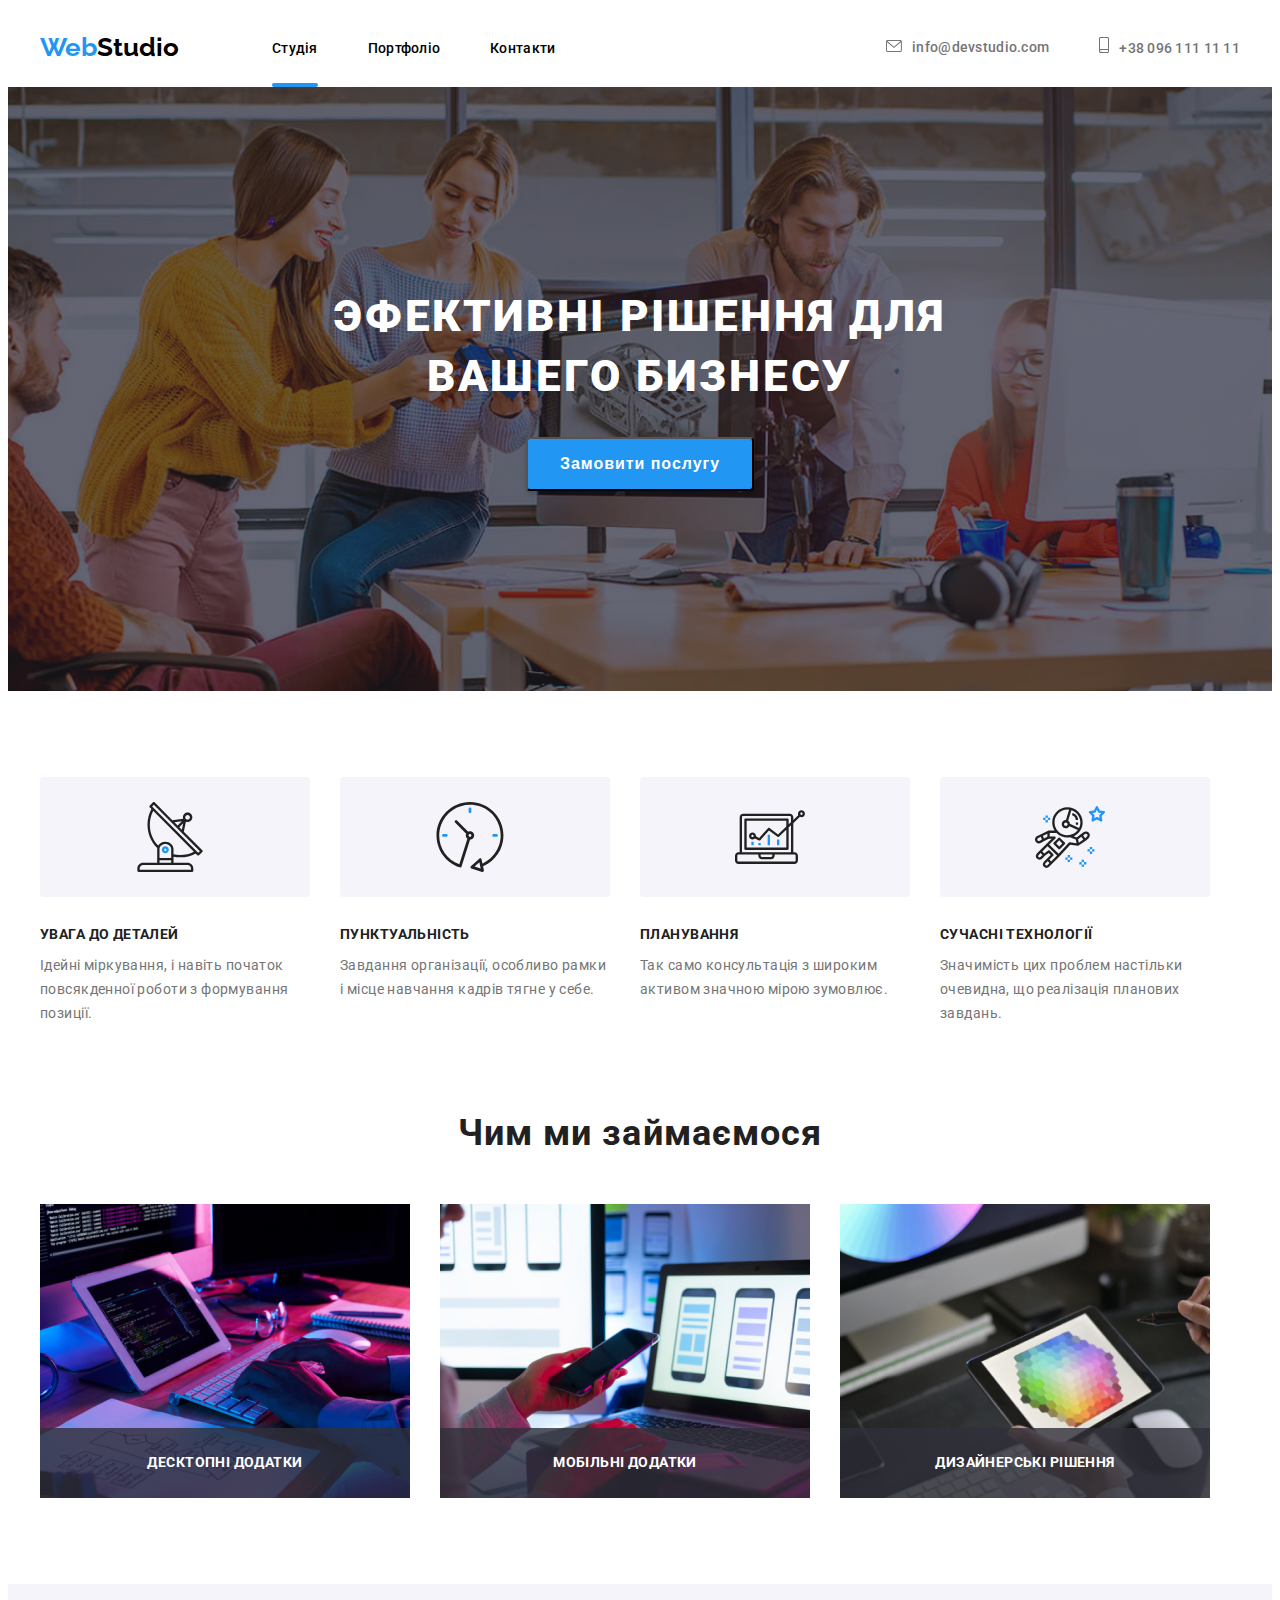
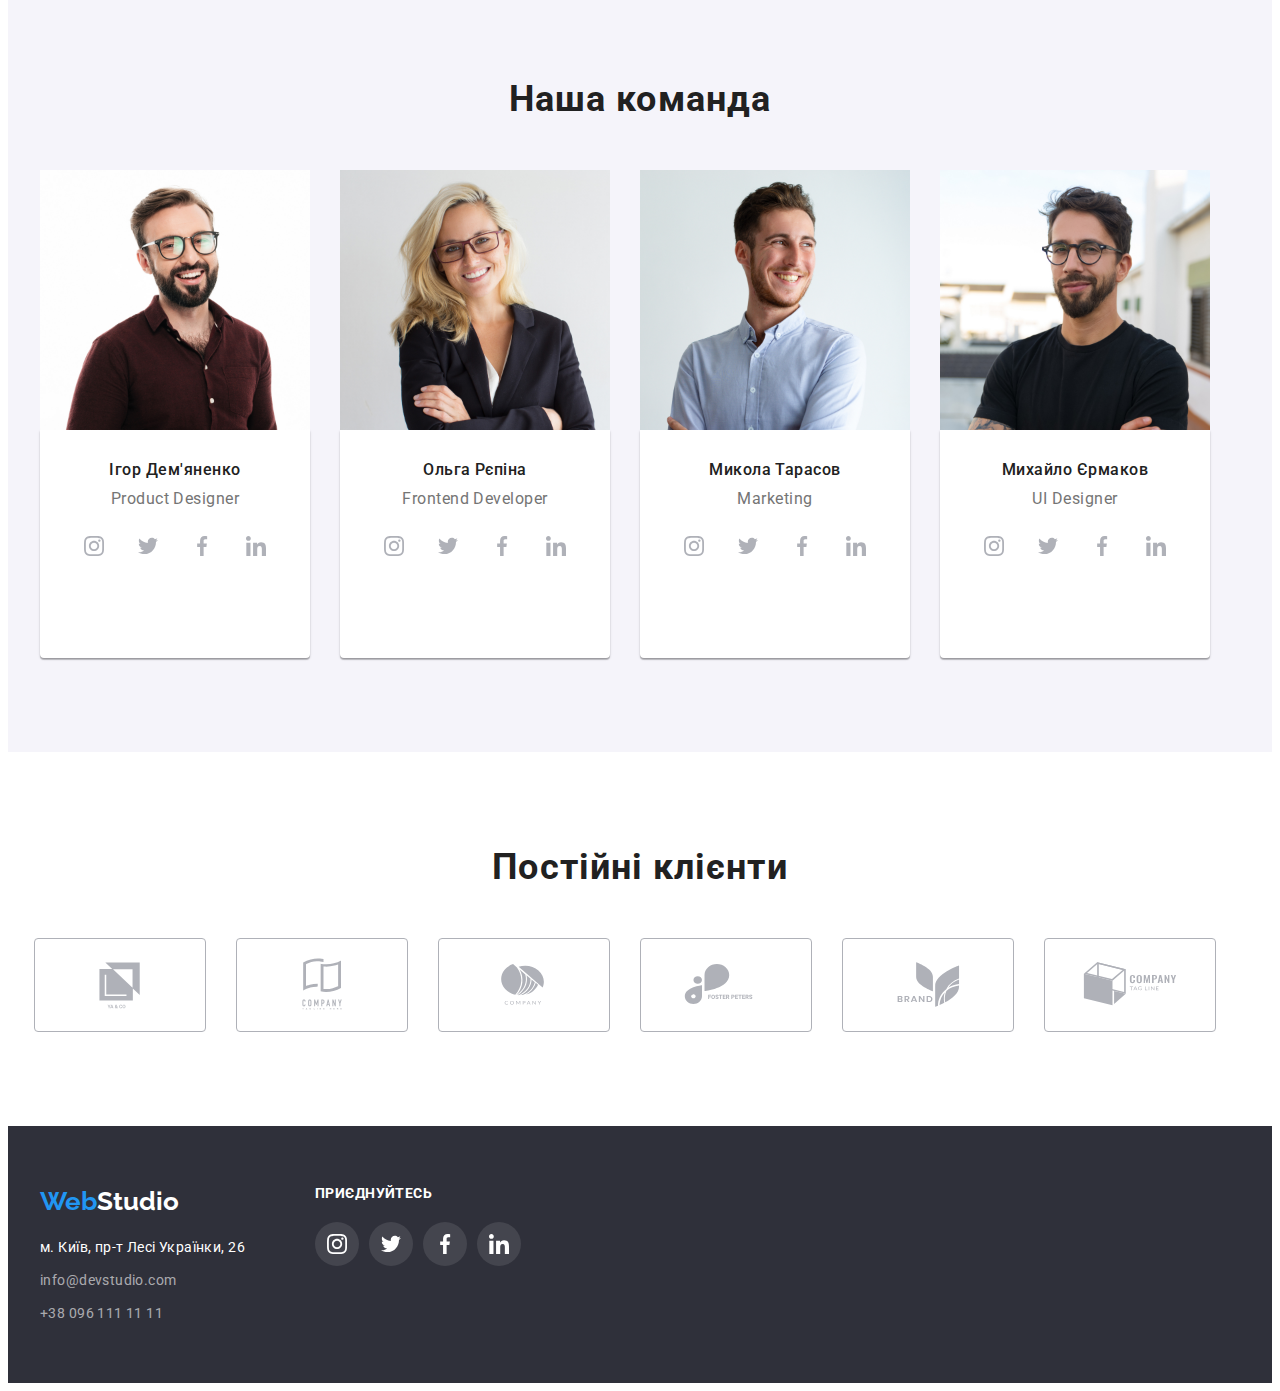
<file: index.html>
<!DOCTYPE html>
<html lang="en">
<head>
    <meta charset="UTF-8">
    <meta http-equiv="X-UA-Compatible" content="IE=edge">
    <meta name="viewport" content="width=device-width, initial-scale=1.0">
    <title>Студия</title>
    <link rel="preconnect" href="https://fonts.googleapis.com">
    <link rel="preconnect" href="https://fonts.gstatic.com" crossorigin>
    <link href="https://fonts.googleapis.com/css2?family=Raleway:wght@700&family=Roboto:wght@400;500;700;900&display=swap"
        rel="stylesheet">
    <link rel="stylesheet" href="https://cdnjs.cloudflare.com/ajax/libs/modern-normalize/1.1.0/modern-normalize.min.css" integrity="sha512-wpPYUAdjBVSE4KJnH1VR1HeZfpl1ub8YT/NKx4PuQ5NmX2tKuGu6U/JRp5y+Y8XG2tV+wKQpNHVUX03MfMFn9Q==" crossorigin="anonymous" referrerpolicy="no-referrer">
    <link rel="stylesheet" href="./css/styles.css">
</head>
<body>
    <header class="header">
        <div class="container">
        <nav class="header-nav">
            <a href=""class="logo link"><span class="logo-web">Web</span>Studio</a>
            <ul class="header-list list">
                <li class="header-item"> <a href=""class="header-link-st link">Студія</a></li>
                <li class="header-item"> <a href="./portfolio.html"class="header-link link">Портфоліо</a></li>
                <li class="header-item"> <a href=""class="header-link link">Контакти</a></li>
            </ul>
           <ul class="header-address list">
            <li class="header-item">
                <a href= "info@devstudio.com" class="header-mail link"><svg class="caption-address-icon" width="16" height="12">
                    <use href="./images/icons.svg#icon-envelope"></use>
                </svg>info@devstudio.com</a></li>
            <li class="header-item">
                <a href="tel:+380961111111" class="header-tel link"><svg class="caption-address-icon" width="10" height="16">
                    <use href="./images/icons.svg#icon-smartphone"></use>
                </svg>+38 096 111 11 11</a> </li>
           </ul>
        </nav>
        </div>
      </header>
    <main>
        <section class="title">
        <div class="container">
            <h1 class="section-title">Эфективні рішення для вашего бизнесу</h1>
            <button type="button" class="section-btn"data-modal-open>Замовити послугу</button>
        </div>
        </section>
        <section class="after-hero">
            <div class="container">
        <ul class="section-after-hero list">
            <li class="section-sub-text">
                <div class="icon-section-sub">
                    <svg class="caption-address-icon" width="70" height="70">
                        <use href="./images/icons.svg#icon-antenna-1"></use>
                    </svg>
                </div>
                <h3 class="section-subtitle"> Увага до деталей</h3>
                <p class="section-text">Ідейні міркування, і навіть початок повсякденної роботи з формування позиції.</p>
            </li>
            <li class="section-sub-text">
                <div class="icon-section-sub">
                    <svg class="caption-address-icon" width="70" height="70">
                        <use href="./images/icons.svg#icon-clock-1"></use>
                    </svg>
                </div>
                <h3 class="section-subtitle">Пунктуальність</h3>
                <p class="section-text">Завдання організації, особливо рамки і місце навчання кадрів тягне у себе.</p>
            </li>
            <li class="section-sub-text">
                <div class="icon-section-sub">
                    <svg class="caption-address-icon" width="70" height="70">
                        <use href="./images/icons.svg#icon-diagram-1-1"></use>
                    </svg>
                </div>
                <h3 class="section-subtitle">Планування</h3>
                <p class="section-text">Так само консультація з широким активом значною мірою зумовлює.</p>
            </li>
            <li class="section-sub-text">
                <div class="icon-section-sub">
                    <svg class="caption-address-icon" width="70" height="70">
                        <use href="./images/icons.svg#icon-astronaut-1-1"></use>
                    </svg>
                </div>
                <h3 class="section-subtitle">Сучасні технології</h3>
                <p class="section-text">Значимість цих проблем настільки очевидна, що реалізація планових завдань.</p>
            </li>
        </ul>
        </div>
        </section>
        <section class="section-container">
            <div class="container">
            <h2 class="caption">Чим ми займаємося</h2>
             <ul class="caption-foto list">
                <li class="box-foto"><div><img src="./images/box1.jpg" alt="фото cхема" width="370" height="294">
                <p class="text-on">Десктопні додатки</p></div></li>
                <li class="box-foto"><div><img src="./images/box2.jpg" alt="фото проєкция" width="370" height="294">
                <p class="text-on">Мобільні додатки</p></div></li>
                <li class="box-foto"><div><img src="./images/box3.jpg" alt="фото планшет сота" width="370" height="294">
                <p class="text-on">Дизайнерські рішення</p></div></li>
            </ul>
            </div>
        </section>
        <section class="section-team">
            <div class="container">
            <h2 class="caption">Наша команда</h2>
            <ul class="section-team-foto list">
                <li class="team-foto"> <img src="./images/demyanenko.jpg" alt="Фото специалиста" width="270" height="260">
                    <div class="caption-block"><h3 class="caption-name">Ігор Дем'яненко</h3>
                    <p class="caption-work">Product Designer</p>
                <ul class="caption-soc list">
                    <li class="caption-soc-item">
                        <a href="" class="caption-soc-link link">
                            <svg class="caption-soc-icon"  width="20" height="20" >
                                <use href="./images/icons.svg#icon-instagram-2"></use>
                            </svg>
                        </a>
                    </li>
                    <li class="caption-soc-item">
                        <a href="" class="caption-soc-link link">
                            <svg class="caption-soc-icon" width="20" height="20">
                                <use href="./images/icons.svg#icon-twitter-1"></use>
                            </svg> </a>
                    </li>
                    <li class="caption-soc-item">
                        <a href="" class="caption-soc-link link">
                        <svg class="caption-soc-icon" width="20" height="20">
                            <use href="./images/icons.svg#icon-facebook-1"></use>
                        </svg> </a>
                    </li>
                    <li class="caption-soc-item">
                        <a href="" class="caption-soc-link link">
                        <svg class="caption-soc-icon" width="20" height="20">
                            <use href="./images/icons.svg#icon-linkedin-1"></use>
                        </svg> </a>
                    </li>
                </ul></div>
                </li>
                <li class="team-foto"> <img src="./images/repina.jpg" alt="Фото специалиста" width="270" height="260">
                    <div class="caption-block"><h3 class="caption-name">Ольга Рєпіна</h3>
                    <p class="caption-work">Frontend Developer</p>
                <ul class="caption-soc list">
                    <li class="caption-soc-item">
                        <a href="" class="caption-soc-link link">
                            <svg class="caption-soc-icon" width="20" height="20">
                                <use href="./images/icons.svg#icon-instagram-2"></use>
                            </svg>
                        </a>
                    </li>
                    <li class="caption-soc-item">
                        <a href="" class="caption-soc-link link">
                            <svg class="caption-soc-icon" width="20" height="20">
                                <use href="./images/icons.svg#icon-twitter-1"></use>
                            </svg> </a>
                    </li>
                    <li class="caption-soc-item">
                        <a href="" class="caption-soc-link link">
                            <svg class="caption-soc-icon" width="20" height="20">
                                <use href="./images/icons.svg#icon-facebook-1"></use>
                            </svg> </a>
                    </li>
                    <li class="caption-soc-item">
                        <a href="" class="caption-soc-link link">
                            <svg class="caption-soc-icon" width="20" height="20">
                                <use href="./images/icons.svg#icon-linkedin-1"></use>
                            </svg> </a>
                    </li>
                </ul></div>
                </li>

                <li class="team-foto"> <img src="./images/tarasov.jpg" alt="Фото специалиста" width="270" height="260">
                    <div class="caption-block"><h3 class="caption-name">Микола Тарасов </h3>
                    <p class="caption-work">Marketing</p>
                <ul class="caption-soc list">
                    <li class="caption-soc-item">
                        <a href="" class="caption-soc-link link">
                            <svg class="caption-soc-icon" width="20" height="20">
                                <use href="./images/icons.svg#icon-instagram-2"></use>
                            </svg>
                        </a>
                    </li>
                    <li class="caption-soc-item">
                        <a href="" class="caption-soc-link link">
                            <svg class="caption-soc-icon" width="20" height="20">
                                <use href="./images/icons.svg#icon-twitter-1"></use>
                            </svg> </a>
                    </li>
                    <li class="caption-soc-item">
                        <a href="" class="caption-soc-link link">
                            <svg class="caption-soc-icon" width="20" height="20">
                                <use href="./images/icons.svg#icon-facebook-1"></use>
                            </svg> </a>
                    </li>
                    <li class="caption-soc-item">
                        <a href="" class="caption-soc-link link">
                            <svg class="caption-soc-icon" width="20" height="20">
                                <use href="./images/icons.svg#icon-linkedin-1"></use>
                            </svg> </a>
                    </li>
                </ul> </div>
                </li>
                <li class="team-foto"> <img src="./images/yermakov.jpg" alt="Фото специалиста" width="270" height="260">
                <div class="caption-block"><h3 class="caption-name">Михайло Єрмаков </h3>
                <p class="caption-work">UI Designer</p>
            <ul class="caption-soc list">
                <li class="caption-soc-item">
                    <a href="" class="caption-soc-link link">
                        <svg class="caption-soc-icon" width="20" height="20">
                            <use href="./images/icons.svg#icon-instagram-2"></use>
                        </svg>
                    </a>
                </li>
                <li class="caption-soc-item">
                    <a href="" class="caption-soc-link link">
                        <svg class="caption-soc-icon" width="20" height="20">
                            <use href="./images/icons.svg#icon-twitter-1"></use>
                        </svg> </a>
                </li>
                <li class="caption-soc-item">
                    <a href="" class="caption-soc-link link">
                        <svg class="caption-soc-icon" width="20" height="20">
                            <use href="./images/icons.svg#icon-facebook-1"></use>
                        </svg> </a>
                </li>
                <li class="caption-soc-item">
                    <a href="" class="caption-soc-link link">
                        <svg class="caption-soc-icon" width="20" height="20">
                            <use href="./images/icons.svg#icon-linkedin-1"></use>
                        </svg> </a>
                </li>
            </ul></div>
                </li>
            </ul>
            </div>
            </section>
                        <div class="const-client">
                        <h2 class="caption">Постійні клієнти</h2>
                        <ul class="const list">
                            <li class="const-li">
                                <a href="" class="const-link link">
                                    <svg class="icon-const-client" width="105" height="60">
                                        <use href="./images/icons.svg#icon-Logo"></use>
                                    </svg> </a>
                            </li>
                            <li class="const-li">
                                <a href="" class="const-link link">
                                    <svg class="icon-const-client" width="105" height="60">
                                        <use href="./images/icons.svg#icon-Logo-1"></use>
                                    </svg> </a>
                            </li>
                            <li class="const-li">
                                <a href="" class="const-link link">
                                    <svg class="icon-const-client" width="105" height="60">
                                        <use href="./images/icons.svg#icon-Logo-2"></use>
                                    </svg> </a>
                            </li>
                            <li class="const-li">
                                <a href="" class="const-link link">
                                    <svg class="icon-const-client" width="105" height="60">
                                        <use href="./images/icons.svg#icon-Logo-3"></use>
                                    </svg> </a>
                            </li>
                            <li class="const-li">
                                <a href="" class="const-link link">
                                    <svg class="icon-const-client" width="105" height="60">
                                        <use href="./images/icons.svg#icon-Logo-4"></use>
                                    </svg> </a>
                            </li>
                            <li class="const-li">
                                <a href="" class="const-link link">
                                    <svg class="icon-const-client" width="105" height="60">
                                        <use href="./images/icons.svg#icon-Logo-5"></use>
                                    </svg> </a>
                            </li>
                        </ul> 
                        </div>
            
    </main>
    <footer class="footer">
        <div class="container">
            <div class="footer-tab"> 
            <section class="footer-left" >
        <a href=""class="logo-footer link"><span class="logo-web">Web</span>Studio</a>
        <address>
            <div class="adress-block">
            <p class="footer-address">м. Київ, пр-т Лесі Українки, 26</p>
            <ul class="footer-directed list">
                <li><a href="mailto:info@devstudio.com" class="footer-mail link">info@devstudio.com</li>
                <li><a href="tel:+380961111111" class="footer-tel link">+38 096 111 11 11</a> </li>
            </ul>
            </div>
        </address>
        </section>
        <div class="footer-right">
            <h3 class="right-big">приєднуйтесь</h3>
            <ul class="caption-soc list">
                <li class="footer-soc-item">
                    <a href="" class="footer-soc-link link">
                        <svg class="footer-soc-icon" width="20" height="20">
                            <use href="./images/icons.svg#icon-instagram-2"></use>
                        </svg>
                    </a>
                </li>
                <li class="footer-soc-item">
                    <a href="" class="footer-soc-link link">
                        <svg class="footer-soc-icon" width="20" height="20">
                            <use href="./images/icons.svg#icon-twitter-1"></use>
                        </svg> </a>
                </li>
                <li class="footer-soc-item">
                    <a href="" class="footer-soc-link link">
                        <svg class="footer-soc-icon" width="20" height="20">
                            <use href="./images/icons.svg#icon-facebook-1"></use>
                        </svg> </a>
                </li>
                <li class="footer-soc-item">
                    <a href="" class="footer-soc-link link">
                        <svg class="footer-soc-icon" width="20" height="20">
                            <use href="./images/icons.svg#icon-linkedin-1"></use>
                        </svg> </a>
                </li>
            </ul>
            </div>
        </div>
    </footer>
    <div class="backdrop is-hidden"data-modal>
        <div class="modal">
            <button type="button" class="modal-close"data-modal-close><svg class="modal-close-icon" width="18" height="18">
                <use href="./images/icons.svg#icon-close-black-18dp-2-1"></use>
            </svg></button>
        </div>
    </div>
    <script src="./js/modal.js"></script>
</body>
</html>
</file>
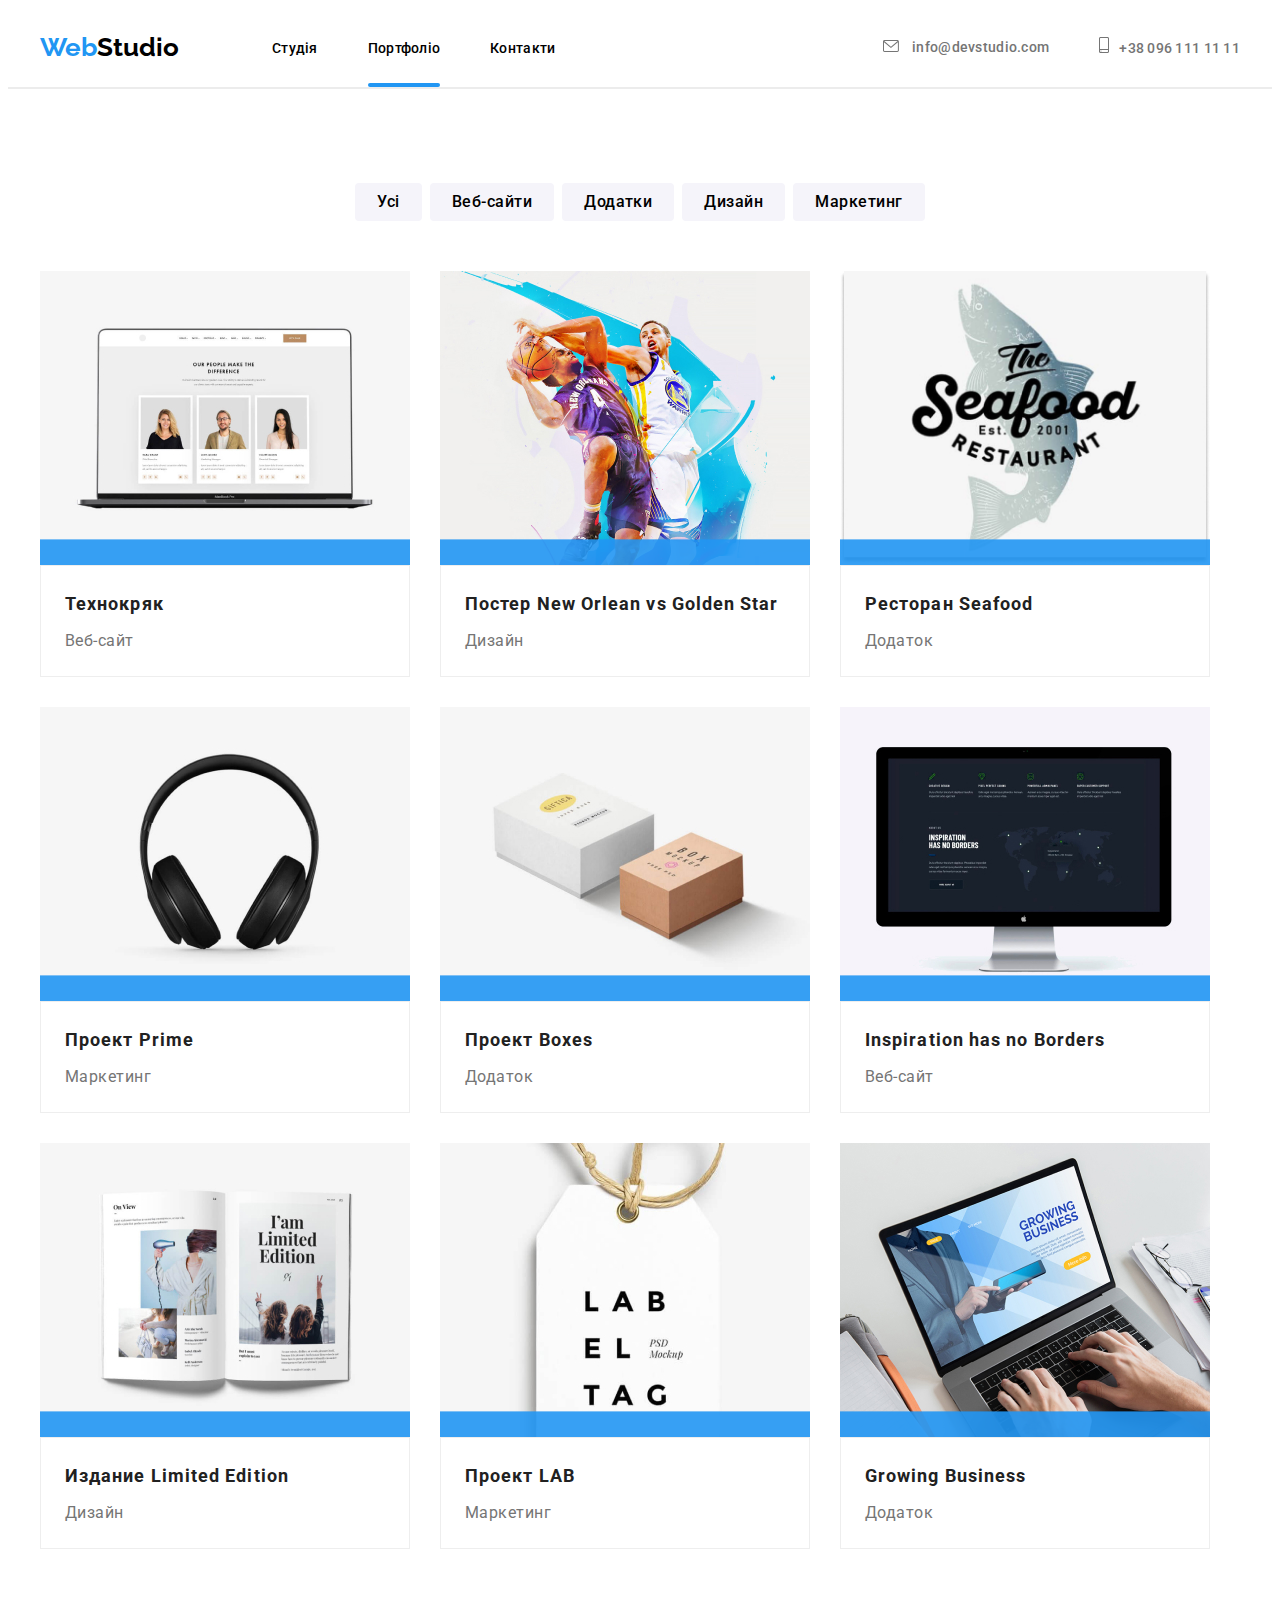
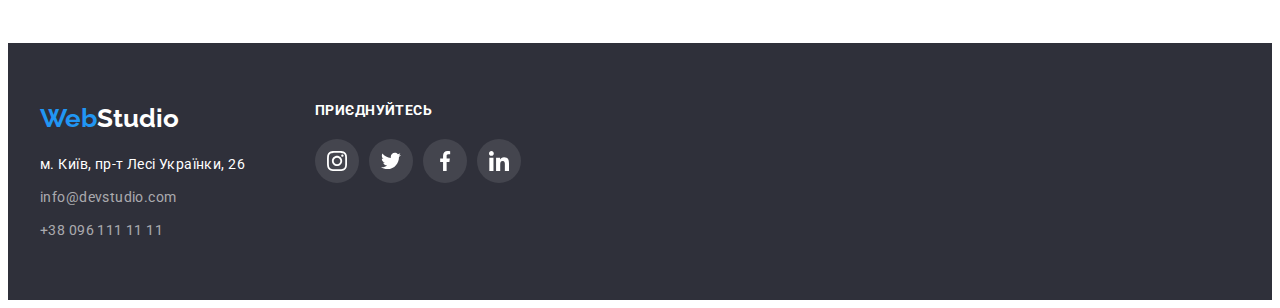
<file: portfolio.html>
<!DOCTYPE html>
<html lang="en">
<head>
    <meta charset="UTF-8">
    <meta http-equiv="X-UA-Compatible" content="IE=edge">
    <meta name="viewport" content="width=device-width, initial-scale=1.0">
    <title>Портфолио</title>
    <link rel="preconnect" href="https://fonts.googleapis.com">
    <link rel="preconnect" href="https://fonts.gstatic.com" crossorigin>
    <link href="https://fonts.googleapis.com/css2?family=Raleway:wght@700&family=Roboto:wght@400;500;700;900&display=swap"
        rel="stylesheet">
    <link rel="stylesheet" href="https://cdnjs.cloudflare.com/ajax/libs/modern-normalize/1.1.0/modern-normalize.min.css" integrity="sha512-wpPYUAdjBVSE4KJnH1VR1HeZfpl1ub8YT/NKx4PuQ5NmX2tKuGu6U/JRp5y+Y8XG2tV+wKQpNHVUX03MfMFn9Q==" crossorigin="anonymous" referrerpolicy="no-referrer">
    <link rel="stylesheet" href="./css/styles.css">
</head>
<body>
    <header class="header">
        <div class="container">
        <nav class="header-nav">
            <a href="" class="logo link"><span class="logo-web">Web</span>Studio</a>
            <ul class="header-list list">
                <li class="header-item"> <a href="./index.html" class="header-link link">Студія</a></li>
                <li class="header-item"> <a href="" class="header-link-pf link">Портфоліо</a></li>
                <li class="header-item"> <a href="" class="header-link link">Контакти</a></li>
            </ul>
        <ul class="header-address list">
            <li class="header-item"> 
            <a href="info@devstudio.com" class="header-mail link"><svg class="caption-address-icon" width="16" height="12">
                <use href="./images/icons.svg#icon-envelope"></use>
            </svg> info@devstudio.com </a></li>
            <li class="header-item">
            <a href="tel:+380961111111" class="header-tel link"><svg class="caption-address-icon" width="10" height="16">
                <use href="./images/icons.svg#icon-smartphone"></use>
            </svg>+38 096 111 11 11</a> </li>
        </ul>
        </nav>
        </div>
    </header>
    <div class="header-border"></div>
<main> 

    <h1 class="visually-hidden">портфолио</h1>
<section class="port-button">
    <div class="container">
<ul class="first-button list">
<li class="rst-button"><button type="button" class="portfolio-button">Усі</button></li>
<li class="rst-button"><button type="button" class="portfolio-button">Веб-сайти</button></li>
<li class="rst-button"><button type="button" class="portfolio-button">Додатки</button></li>
<li class="rst-button"><button type="button" class="portfolio-button">Дизайн</button></li>
<li class="rst-button"><button type="button" class="portfolio-button">Маркетинг</button></li>
</ul>
        <ul class="portfolio-list list">
            <li class="portfolio-block">
                <div class="portfolio-block-wrap"><img src="./portfolioimg/desktop.jpg" alt="фото ноутбука" width="370" height="294">
                <p class="swimm-text">Ресурс пропонує комплексні пропозиції з різним рівнем функціоналу та сервісів. Все це дозволить
                    відвідувачу отримати
                    вичерпні відомості про компанію чи приватну особу.</p>
                </div>
                <div class="port-subtitle"><h3 class="portfolio-subtitle">Технокряк</h3> 
                <p class="portfolio-text">Веб-сайт</p></div></li>
            <li class="portfolio-block">
                <div class="portfolio-block-wrap"><img src="./portfolioimg/poster.jpg" alt="фото постера" width="370" height="294">
                <p class="swimm-text">Ресурс пропонує комплексні пропозиції з різним рівнем функціоналу та сервісів. Все це дозволить
                    відвідувачу отримати
                    вичерпні відомості про компанію чи приватну особу.</p></div>
                <div class="port-subtitle"><h3 class="portfolio-subtitle">Постер New Orlean vs Golden Star</h3>
                <p class="portfolio-text">Дизайн</p></div></li>
            <li class="portfolio-block">
                <div class="portfolio-block-wrap"><img src="./portfolioimg/seafood.jpg" alt="фото упаковки" width="370" height="294">
                <p class="swimm-text">Ресурс пропонує комплексні пропозиції з різним рівнем функціоналу та сервісів. Все це дозволить
                    відвідувачу отримати
                    вичерпні відомості про компанію чи приватну особу.</p></div>
                <div class="port-subtitle"><h3 class="portfolio-subtitle">Ресторан Seafood</h3>
                <p class="portfolio-text">Додаток</p></div></li>
            <li class="portfolio-block">
                <div class="portfolio-block-wrap"><img src="./portfolioimg/headphones.jpg" alt="фото наушников" width="370" height="294">
                <p class="swimm-text">Ресурс пропонує комплексні пропозиції з різним рівнем функціоналу та сервісів. Все це дозволить
                    відвідувачу отримати
                    вичерпні відомості про компанію чи приватну особу.</p>
                </div>
                    <div class="port-subtitle"><h3 class="portfolio-subtitle">Проект Prime</h3>
                <p class="portfolio-text">Маркетинг</p></div></li>
            <li class="portfolio-block">
                <div class="portfolio-block-wrap"><img src="./portfolioimg/boxes.jpg" alt="фото коробочек" width="370" height="294">
                <p class="swimm-text">Ресурс пропонує комплексні пропозиції з різним рівнем функціоналу та сервісів. Все це дозволить
                    відвідувачу отримати
                    вичерпні відомості про компанію чи приватну особу.</p>
                </div>
                    <div class="port-subtitle"><h3 class="portfolio-subtitle">Проект Boxes</h3>
                <p class="portfolio-text">Додаток</p></div></li>
            <li class="portfolio-block">
                <div class="portfolio-block-wrap"><img src="./portfolioimg/monitor.jpg" alt="фото монитора" width="370" height="294">
                <p class="swimm-text">Ресурс пропонує комплексні пропозиції з різним рівнем функціоналу та сервісів. Все це дозволить
                    відвідувачу отримати
                    вичерпні відомості про компанію чи приватну особу.</p>
                </div>
                    <div class="port-subtitle">
                    <h3 class="portfolio-subtitle">Inspiration has no Borders</h3>
                    <p class="portfolio-text">Веб-сайт</p>
                </div>
            </li>
            <li class="portfolio-block">
                <div class="portfolio-block-wrap"><img src="./portfolioimg/book.jpg" alt="фото книги" width="370" height="294">
                <p class="swimm-text">Ресурс пропонує комплексні пропозиції з різним рівнем функціоналу та сервісів. Все це дозволить
                    відвідувачу отримати
                    вичерпні відомості про компанію чи приватну особу.</p>
                </div>
                    <div class="port-subtitle"><h3 class="portfolio-subtitle">Издание Limited Edition</h3>
                <p class="portfolio-text">Дизайн</p></div></li>
            <li class="portfolio-block">
                <div class="portfolio-block-wrap"><img src="./portfolioimg/labeltag.jpg" alt="фото бирки" width="370" height="294">
                <p class="swimm-text">Ресурс пропонує комплексні пропозиції з різним рівнем функціоналу та сервісів. Все це дозволить
                    відвідувачу отримати
                    вичерпні відомості про компанію чи приватну особу.</p>
                </div>
                    <div class="port-subtitle"><h3 class="portfolio-subtitle">Проект LAB</h3>
                <p class="portfolio-text">Маркетинг</p></div></li>
            <li class="portfolio-block">
                <div class="portfolio-block-wrap"><img src="./portfolioimg/work.jpg" alt="фото проекта" width="370" height="294">
                <p class="swimm-text">Ресурс пропонує комплексні пропозиції з різним рівнем функціоналу та сервісів. Все це дозволить
                    відвідувачу отримати
                    вичерпні відомості про компанію чи приватну особу.</p>
                </div>
                    <div class="port-subtitle"><h3 class="portfolio-subtitle">Growing Business</h3>
                <p class="portfolio-text">Додаток</p></div>
            </li>
        </ul>
        </div>
    </section>
</main>
<footer class="portfolio-footer">
    <div class="container">
        <div class="footer-tab">
            <section class="footer-left">
    <a href="" class="logo-footer link"><span class="logo-web">Web</span>Studio</a>
    <address>
        <div class="adress-block">
        <p class="footer-address">м. Київ, пр-т Лесі Українки, 26</p>
        <ul class="footer-directed list">
            <li><a href="mailto:info@devstudio.com" class="footer-mail link">info@devstudio.com</li>
            <li><a href="tel:+380961111111" class="footer-tel link">+38 096 111 11 11</a> </li>
        </ul>
        </div>
    </address>
    </section>
    <div class="footer-right">
        <h3 class="right-big">приєднуйтесь</h3>
        <ul class="caption-soc list">
            <li class="footer-soc-item">
                <a href="" class="footer-soc-link link">
                    <svg class="footer-soc-icon" width="20" height="20">
                        <use href="./images/icons.svg#icon-instagram-2"></use>
                    </svg>
                </a>
            </li>
            <li class="footer-soc-item">
                <a href="" class="footer-soc-link link">
                    <svg class="footer-soc-icon" width="20" height="20">
                        <use href="./images/icons.svg#icon-twitter-1"></use>
                    </svg> </a>
            </li>
            <li class="footer-soc-item">
                <a href="" class="footer-soc-link link">
                    <svg class="footer-soc-icon" width="20" height="20">
                        <use href="./images/icons.svg#icon-facebook-1"></use>
                    </svg> </a>
            </li>
            <li class="footer-soc-item">
                <a href="" class="footer-soc-link link">
                    <svg class="footer-soc-icon" width="20" height="20">
                        <use href="./images/icons.svg#icon-linkedin-1"></use>
                    </svg> </a>
            </li>
        </ul>
    </div>
    </div>
</footer>
</body>
</html>
</file>
<file: css/styles.css>
:root {
--main-text-color: #757575;
--title-h2-3-color: #212121;
--title-btn-color: #FFFFFF;
}
p, h1, h2, h3 {
margin:0;
}
ul {
margin:0;
padding-left:0;
}
img {
    display: block;
}
.footer-mail {
    display: block;
}
body{
   font-family: 'Roboto', sans-serif;
   color: var(--main-text-color);
}
.link {
    text-decoration: none;
}
.list {
    list-style: none;
}
.container {
    width: 1200px;
    padding-left: 15px;
    padding-right: 15px;
    margin: 0 auto;
   
}
.header{
    padding-top: 24px;
    padding-bottom: 25px;
}
.logo { font-family: 'Raleway';
    font-style: normal;
    font-weight: 700;
    font-size: 26px;
    color: #000000;
}
.logo-footer {
    font-family: 'Raleway';
    font-style: normal;
    font-weight: 700;
    font-size: 26px;
    color: #FFFFFF;
}
.logo-web { color:#2196F3;
}

.header-link, .header-link-st, .header-link-pf {
    font-weight: 500;
    font-size: 14px;
    line-height: 1.14;
    letter-spacing: 0.02em;
    color: #000000;

transition: color 250ms cubic-bezier(0.4, 0, 0.2, 1);}

 .header-list :hover, .header-list :focus {
color: #2196F3;
 }

 .header-list .header-link.current {
     color: #2196F3;
 }


.header-mail:hover, .header-mail:focus 
 { color: #2196F3; }
 .header-mail:hover .caption-address-icon,
 .header-mail:focus .caption-address-icon {
    fill: #2196F3;
}
.header-tel:hover,
.header-tel:focus {
    color: #2196F3;}

.header-tel:hover .caption-address-icon,
.header-tel:focus .caption-address-icon {
    fill: #2196F3;}

.header-mail, .header-tel{
    font-weight: 500;
    font-size: 14px;
    line-height: 1.14;
    letter-spacing: 0.02em;
    color: var(--main-text-color);
    transition: color 250ms cubic-bezier(0.4, 0, 0.2, 1);
}
.header-list {display: flex;
margin-left: 93px;}
.header-address {display: flex;
margin-left: auto;}
.header-nav { display: flex; align-items: center;}
.header-list .header-item:not(:last-child) { margin-right: 50px;}
.header-address .header-item:not(:last-child) {
    margin-right: 50px;
}
.header-border{
border: 1px solid #ECECEC;
}
.header-link-st, .header-link-pf {
    position: relative;
}
.header-link-st::after {
    content: '';
    display: block;
    width: 100%;
    height: 4px;
    border-radius: 2px;
    background: #2196F3;
    position: absolute;
    top: 43px;
    display: none;
    transition: transform 250ms cubic-bezier(0.4, 0, 0.2, 1);
}
.header-link-st::after {
display: block;
transition: transform 250ms cubic-bezier(0.4, 0, 0.2, 1);
}
.header-link-pf::after {
    content: '';
    display: block;
    width: 100%;
    height: 4px;
    border-radius: 2px;
    background: #2196F3;
    position: absolute;
    top: 43px;
    display: none;
    transition: transform 250ms cubic-bezier(0.4, 0, 0.2, 1);
}

.header-link-pf::after
{
        display: block;
        transition: transform 250ms cubic-bezier(0.4, 0, 0.2, 1);
}

.caption-address-icon{
    transition: fill 250ms cubic-bezier(0.4, 0, 0.2, 1);
}
/*.header-mail {
transition-property: color;
transition-duration: 250ms;
transition-timing-function: cubic-bezier(0.4, 0, 0.2, 1);
}*/
.section-after-hero {
    display: flex;
}
.section-sub-text {
    width: calc((100% - 90px)/4);
}
.portfolio-list {display: flex;
flex-wrap: wrap;
gap: 30px;}
/*.portfolio-block {
   max-width: 370px }
.portfolio-block {
    width: calc((100% - 20px)/3);
}*/

.caption-foto { display: flex;}
.box-foto {margin-right: 30px;}

.section-team-foto { display: flex;}
.section-after-hero .section-sub-text {
    margin-right: 30px;
}
.team-foto { margin-right: 30px; }

.title {
background-color: #C4C4C4;
background-image: linear-gradient(rgba(47, 48, 58, 0.4), rgba(47, 48, 58, 0.4)), url(../images/hero.jpg);
background-repeat: no-repeat;
background-position: center;
background-size: cover;
max-width: 1600px;
margin: 0 auto;

text-align: center;
padding-top: 200px;
padding-bottom: 200px;

} 

.section-title {
/*background-color: #2F303A;*/
font-weight: 900;
font-size: 44px;
line-height: 1.36;
text-align: center;
letter-spacing: 0.06em;
text-transform: uppercase;
color: var(--title-btn-color);
margin-bottom: 30px;

margin: 0 auto;
text-align: center;
max-width: 696px;
}

.section-btn {
    display: block;
    margin: 0 auto;
    margin-top: 30px;
}
.section-btn {
        background: #2196F3;
        font-weight: 700;
        font-size: 16px;
        line-height: 1.88;
        display: flex;

        align-items: center;
        text-align: center;
        letter-spacing: 0.06em;
        color: var(--title-btn-color); 
        box-shadow: 0px 4px 4px rgba(0, 0, 0, 0.15);
        border-radius: 4px;
        padding: 10px 32px;
        transition: transform 250ms cubic-bezier(0.4, 0, 0.2, 1);
        
    
}
/*  не могу понять почему не работает hover и focus на кнопке....  */
.section-btn :hover {
    color: aquamarine;
    display: block;
    margin: 0 auto; 
   
}
.after-hero {
    padding-top: 86px;
    padding-bottom: 86px;
}
.section-subtitle {
    font-weight: 700;
    font-size: 14px;
    line-height: 1.14;
    letter-spacing: 0.03em;
    text-transform: uppercase;
    color: var(--title-h2-3-color);
    margin-bottom: 11.58px;

}
.section-text{
    font-size: 14px;
    line-height: 1.71;
    letter-spacing: 0.03em;

}
.section-after-hero{
    display: flex;
}
.box-foto{
    position: relative;
}
.text-on {
    font-weight: 700;
    font-size: 14px;
    line-height: 1.14;
    align-items: center;
    justify-content: center;
    display: flex;
    letter-spacing: 0.03em;
    text-transform: uppercase;
    color: #FFFFFF;
    background: rgba(47, 48, 58, 0.8);
    height: 70px;
    width: 370px;
    position: absolute;
    bottom: 0;
    left: 0;
}

.section-container {
    padding-bottom: 86px;
}
.section-team {
    background: #F5F4FA;
    padding-top: 94px;
    padding-bottom: 94px;
}
.caption-block {
    padding-top: 30px;
    padding-bottom: 30px;
    
    width: 270px;
    height: 168px;
    box-shadow: 0px 1px 3px rgba(0, 0, 0, 0.12), 0px 1px 1px rgba(0, 0, 0, 0.14), 0px 2px 1px rgba(0, 0, 0, 0.2);
    border-radius: 0px 0px 4px 4px;
    background-color: #FFFFFF;
   
}
.caption-name {
    
    margin-bottom: 10px;
}
.caption-address-icon {
    margin-right: 10px;
}
  
.caption {
font-weight: 700;
font-size: 36px;
line-height: 1.17;
text-align: center;
letter-spacing: 0.03em;
color: var(--title-h2-3-color);
margin-bottom: 50px;
}
.caption-name {
font-weight: 500;
font-size: 16px;
line-height: 1.19;
text-align: center;
letter-spacing: 0.03em;
color: var(--title-h2-3-color);
 }
.caption-work {
    font-weight: 400;
    font-size: 16px;
    line-height: 1.19;
    text-align: center;
    letter-spacing: 0.03em;
    color: var(--main-text-color);

    margin-bottom: 16px;
}
.icon-section-sub {
    width: 270px; height: 120px;
    background-color: #F5F4FA;
    border-radius: 4px;
    margin-bottom: 30px;
    display: flex;
    align-items: center;
        justify-content: center;

}
.caption-soc{
    display: flex;
    justify-content: center;
    gap: 10px;
}
.caption-soc-icon {
    fill: #AFB1B8;
    transition: fill 250ms cubic-bezier(0.4, 0, 0.2, 1);
}
.caption-soc-link {
width: 44px; height: 44px; border-radius: 50%;
    background-color:  #FFFFFF;
    display: flex;
    align-items: center;
    justify-content: center;

    transition: background-color 250ms cubic-bezier(0.4, 0, 0.2, 1);
}
.caption-soc-link:hover,
.caption-soc-link:focus {
background-color: #2196F3;
}
.caption-soc-link:hover .caption-soc-icon,
.caption-soc-link:focus .caption-soc-icon {
fill: #FFFFFF;
}
.caption-address-icon {
    fill: #757575;
}

.const {
    display: flex;
    align-items: center;
    justify-content: center;
}
.const-link {
width: 170px;
height: 92px;
border: 1px solid #AFB1B8;
border-radius: 4px;
align-items: center;
justify-content: center;
display: flex;
margin-right: 30px;
transition: border 250ms cubic-bezier(0.4, 0, 0.2, 1);
}

.icon-const-client {
fill: #AFB1B8;
transition:fill 250ms cubic-bezier(0.4, 0, 0.2, 1);}
.const-link:hover,
.const-link:focus {
    border: 1px solid #2196F3;
}
.const-link:hover .icon-const-client,
.const-link:focus .icon-const-client {
    fill: #2196F3;
}

/*.const-li:hover, .const-li:focus {
    border: 1px solid #2196F3;
}
/*.const-li:hover .icon-const-client, 
.const-li:focus .icon-const-client {
fill: #2196F3;
} */
.footer {
    padding-top: 60px;
    padding-bottom: 20px;
    background: #2F303A;
}
.portfolio-footer { 
    padding-top: 60px;
    padding-bottom: 20px;
    background: #2F303A;
}
.adress-block{
    padding-top: 20px;
    
}

/*  без стиля normal текст адреса становился italic */
.const-client {
    padding-top: 94px;
    padding-bottom: 94px;
   
}
.footer-address {
    font-style: normal;
    font-weight: 400;
    font-size: 14px;
    line-height: 1.71;
    letter-spacing: 0.03em;
    color: var(--title-btn-color);
    background: #2F303A;


     margin-bottom: 9px;
     

}
.footer-mail, .footer-tel {
font-style: normal;
font-weight: 400;
font-size: 14px;
line-height: 1.71;
letter-spacing: 0.03em;
color: rgba(255, 255, 255, 0.6);
background: #2F303A;

}
.footer-mail{ margin-bottom: 9px;}
.port-button {
padding-top: 94px;
padding-bottom: 94px; }

.right-big {
    font-weight: 700;
    font-size: 14px;
    line-height: 1.14;
    letter-spacing: 0.03em;
    text-transform: uppercase;
    color: #FFFFFF;

    margin-bottom: 20px;
}
.footer-tab {
    display: flex;
}
.footer-right {
    padding-left: 70px;
    padding-bottom: 97px;
    gap: 10px;
}
.footer-soc-icon{
    fill: #FFFFFF;
}
.footer-soc-link{
width: 44px;
height: 44px;
border-radius: 50%;
align-items: center;
justify-content: center;
display: flex;
background: rgba(255, 255, 255, 0.1);
transition: background-color 250ms cubic-bezier(0.4, 0, 0.2, 1);

}
.footer-soc-link:hover,
.footer-soc-link:focus {
    background-color: #2196F3;
}

.portfolio-subtitle {
font-weight: 700;
font-size: 18px;
line-height: 2;
letter-spacing: 0.06em;
color: var(--title-h2-3-color);
}
/*.portfolio-list {margin-bottom: 50px;}*/
.portfolio-text {
    font-size: 16px;
    line-height: 1.88;
    letter-spacing: 0.03em;
    color: var(--main-text-color);
    margin-top: 4px;
}
.portfolio-button {
    font-family: 'Roboto';
    font-weight: 500;
    font-size: 16px;
    line-height: 1.63;
    text-align: center;
    letter-spacing: 0.03em;
    background: #F5F4FA;
/* color: var(--title-h2-3-color); */
    border-radius: 4px;
    border: 0px;
   /* filter: drop-shadow(0px 4px 4px rgba(0, 0, 0, 0.25));*/
   transition: color 250ms cubic-bezier(0.4, 0, 0.2, 1);
    transition: background 250ms cubic-bezier(0.4, 0, 0.2, 1);

}

.first-button { display: flex;
justify-content: center;
margin-bottom: 50px;
gap: 8px;}
.portfolio-button  { 
    padding-top: 6px;
    padding-bottom: 6px; 
    padding-left: 22px;
    padding-right: 22px;} 
.portfolio-button :last-child { margin-right: 0;}

.portfolio-button:hover,
.portfolio-button:focus {
color: white;
background: #2196F3;
filter: drop-shadow(0px 4px 4px rgba(0, 0, 0, 0.25));
transition: color 250ms cubic-bezier(0.4, 0, 0.2, 1);
transition: background 250ms cubic-bezier(0.4, 0, 0.2, 1);
} 
.portfolio-block {
transition: transform 250ms cubic-bezier(0.4, 0, 0.2, 1);
}
.portfolio-block:hover {
    background: #FFFFFF;
    box-shadow: 0px 1px 1px rgba(0, 0, 0, 0.12), 0px 4px 4px rgba(0, 0, 0, 0.06), 1px 4px 6px rgba(0, 0, 0, 0.16);
    transition: box-shadow 250ms cubic-bezier(0.4, 0, 0.2, 1);
}
.portfolio-block-wrap {
    position: relative;
    overflow: hidden;
}
.portfolio-block:hover .swimm-text {
transform: translateY(0);
}
.swimm-text {
    position: absolute;
    top: 0;
    left: 0;
    width: 370px;
    font-size: 18px;
    font-weight: 400;
    line-height: 1.56;
    text-align: left;
    letter-spacing: 0.03em;
    color: #FFFFFF;
background-color: rgba(33, 150, 243, 0.9);
padding: 64px 23px;
transform: translateY(100%);
transition: transform 250ms cubic-bezier(0.4, 0, 0.2, 1);
}

.port-subtitle {
    
    padding-top: 20px;
    padding-bottom: 20px;
    padding-left: 24px;
    padding-right: 24px;
    border: 1px solid #EEEEEE;
}
.backdrop {
position: fixed;
top: 0;
left: 0;
height: 100%;
width: 100%;
background: rgba(0, 0, 0, 0.2);
transition: opacity 250ms cubic-bezier(0.4, 0, 0.2, 1), visibility 250ms;
}
.modal {
position: absolute;
width: 528px;
height: 581px;
background-color: #FFFFFF;
border-radius: 4px;
top: 50%;
left: 50%;
transform:translate(-50%, -50%) scale(1);
transition:transform 500ms cubic-bezier(0.4, 0, 0.2, 1);
}
.backdrop.is-hidden .modal {
transform:translate(-50%, -50%) scale(0);
transition:transform 250ms cubic-bezier(0.4, 0, 0.2, 1);
}
.modal-close {
    position: absolute;
    top: 8px;
    right: 8px;
    width: 30px;
    height: 30px;
    border: 1px solid rgba(0, 0, 0, 0.1);
    border-radius: 50%;
    background-color: #FFFFFF;
    display: flex;
    align-items: center;
    justify-content: center;
    
}
.is-hidden{
    opacity: 0;
    visibility: hidden;
    pointer-events: none;
}
.visually-hidden {
    position: absolute;
    white-space: nowrap;
    width: 1px;
    height: 1px;
    overflow: hidden;
    border: 0;
    padding: 0;
    clip: rect(0 0 0 0);
    clip-path: inset(50%);
    margin: -1px;
}
</file>
